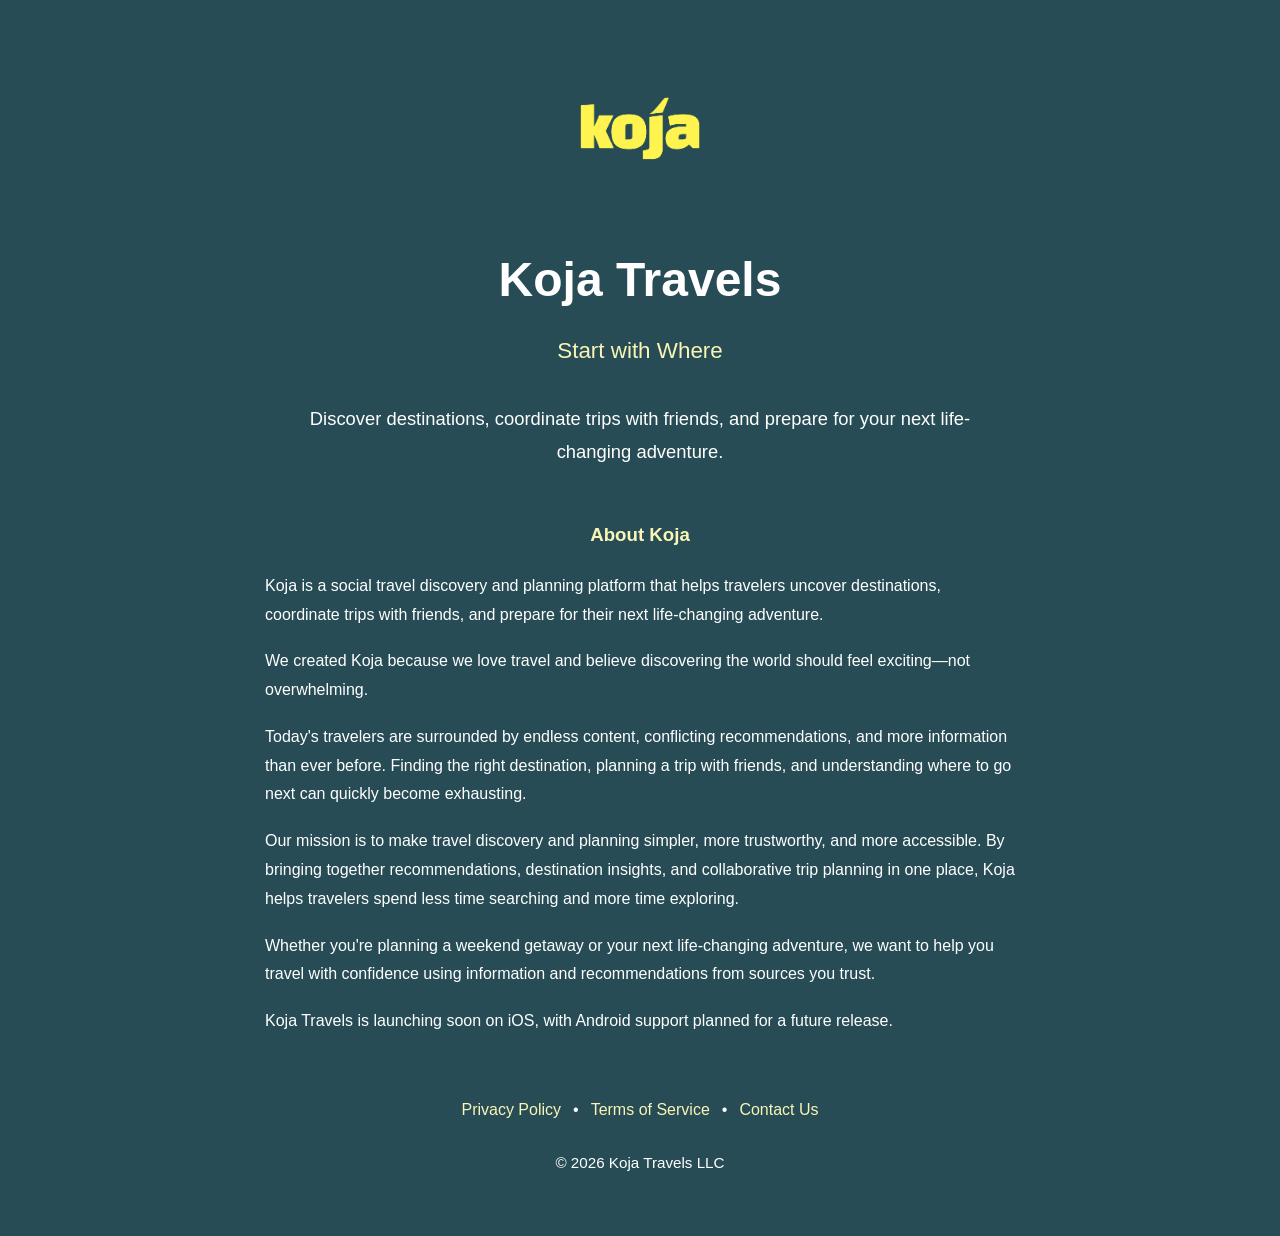
<file: index.html>
<!DOCTYPE html>
<html lang="en">
<head>
    <meta charset="UTF-8">
    <meta name="viewport" content="width=device-width, initial-scale=1.0">
    <title>Koja Travels</title>
    <link rel="stylesheet" href="style.css">
</head>
<body>

<main class="container">

    <img src="logo.png" alt="Koja Travels Logo" class="logo">

    <h1>Koja Travels</h1>

    <h2>Start with Where</h2>

    <p class="description">
        Discover destinations, coordinate trips with friends, and prepare for your next life-changing adventure.
    </p>

    <section class="about">
        <h3>About Koja</h3>

        <p>
            Koja is a social travel discovery and planning platform that helps travelers uncover destinations,
            coordinate trips with friends, and prepare for their next life-changing adventure.
        </p>

        <p>
            We created Koja because we love travel and believe discovering the world should feel exciting—not overwhelming.
        </p>

        <p>
            Today's travelers are surrounded by endless content, conflicting recommendations, and more information than ever before.
            Finding the right destination, planning a trip with friends, and understanding where to go next can quickly become exhausting.
        </p>

        <p>
            Our mission is to make travel discovery and planning simpler, more trustworthy, and more accessible.
            By bringing together recommendations, destination insights, and collaborative trip planning in one place,
            Koja helps travelers spend less time searching and more time exploring.
        </p>

        <p>
            Whether you're planning a weekend getaway or your next life-changing adventure, we want to help you
            travel with confidence using information and recommendations from sources you trust.
        </p>

        <p>
            Koja Travels is launching soon on iOS, with Android support planned for a future release.
        </p>
    </section>

    <footer class="footer-links">
    <div class="footer-nav">
        <a href="privacy.html">Privacy Policy</a>
        <span>•</span>
        <a href="terms.html">Terms of Service</a>
        <span>•</span>
        <a href="contact.html">Contact Us</a>
    </div>

    <div class="footer-copyright">
        © 2026 Koja Travels LLC
    </div>
</footer>

</main>

</body>
</html>
</file>
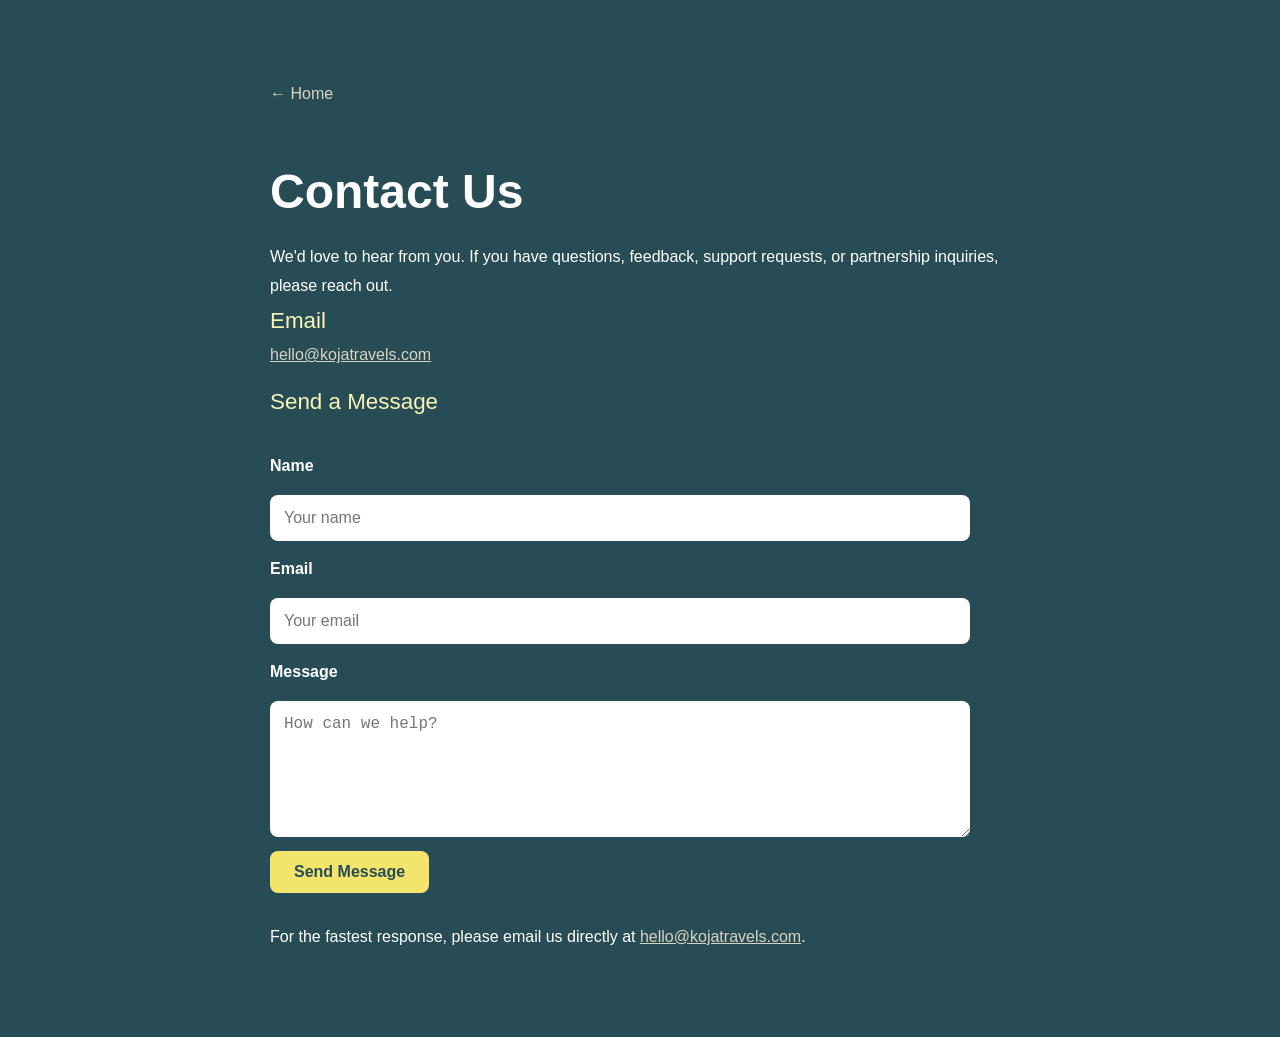
<file: contact.html>
<!DOCTYPE html>
<html lang="en">
<head>
    <meta charset="UTF-8">
    <meta name="viewport" content="width=device-width, initial-scale=1.0">
    <title>Contact Us - Koja Travels</title>
    <link rel="stylesheet" href="style.css">
</head>
<body>

    <main class="legal-container">

        <a href="index.html" class="back-link">← Home</a>

        <h1>Contact Us</h1>

        <p>
            We'd love to hear from you. If you have questions, feedback,
            support requests, or partnership inquiries, please reach out.
        </p>

        <h2>Email</h2>

        <p>
            <a href="mailto:hello@kojatravels.com">
                hello@kojatravels.com
            </a>
        </p>

        <h2>Send a Message</h2>

        <form class="contact-form" id="contactForm">

            <label for="name">Name</label>
            <input type="text" id="name" placeholder="Your name" required>

            <label for="email">Email</label>
            <input type="email" id="email" placeholder="Your email" required>

            <label for="message">Message</label>
            <textarea id="message" rows="6" placeholder="How can we help?" required></textarea>

            <button type="submit">Send Message</button>

        </form>

        <p class="contact-note">
            For the fastest response, please email us directly at
            <a href="mailto:hello@kojatravels.com">hello@kojatravels.com</a>.
        </p>

    </main>

    <script>
        document.getElementById('contactForm').addEventListener('submit', function(event) {
            event.preventDefault();

            alert('Thank you for your message. Our team will get back to you shortly.');

            this.reset();
        });
    </script>

</body>
</html>
</file>
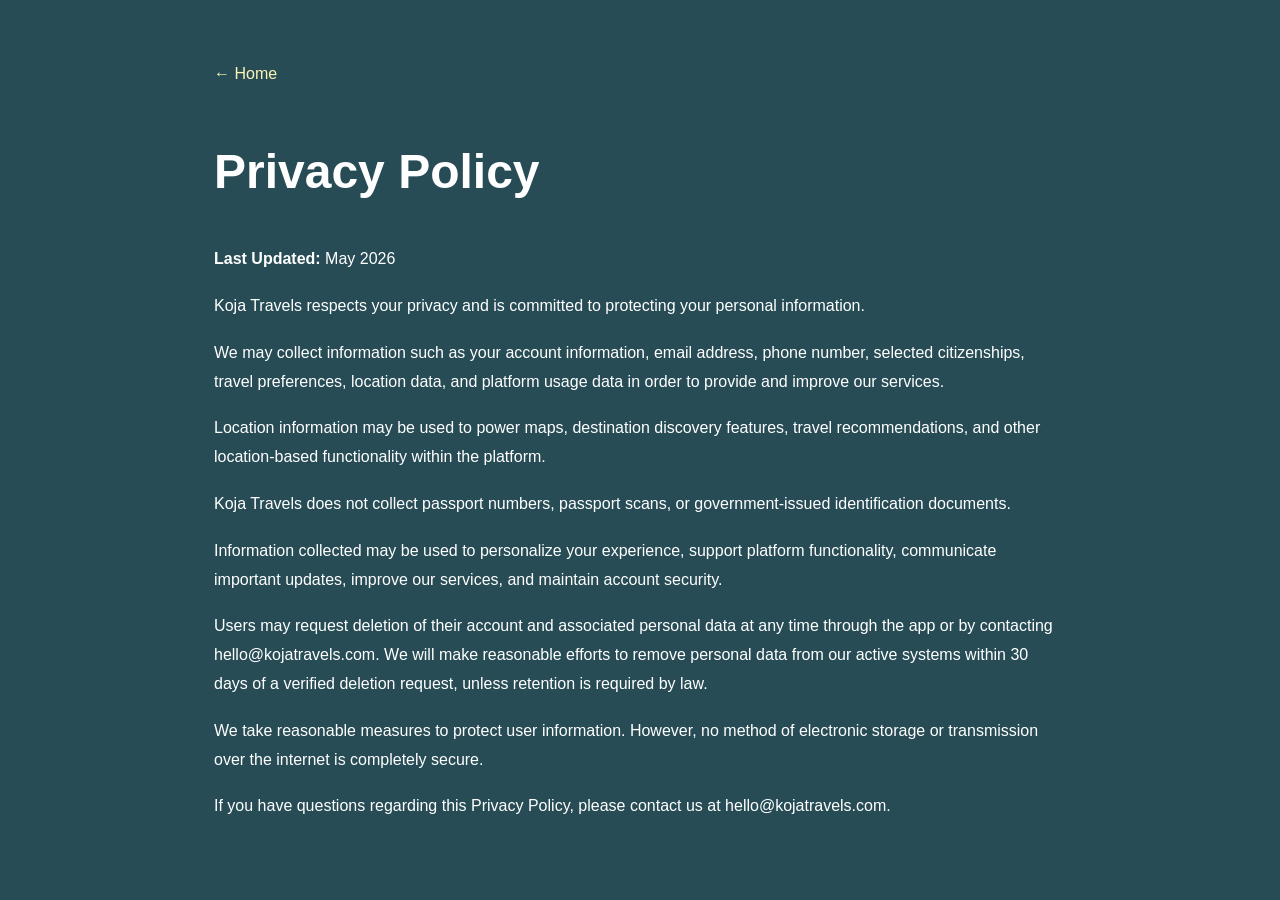
<file: privacy.html>
<!DOCTYPE html>

<html lang="en">
<head>
    <meta charset="UTF-8">
    <meta name="viewport" content="width=device-width, initial-scale=1.0">
    <title>Privacy Policy | Koja Travels</title>
    <link rel="stylesheet" href="style.css">
</head>
<body>

<div class="page">

    <a href="index.html" class="back-link">← Home</a>

    <h1>Privacy Policy</h1>

    <p><strong>Last Updated:</strong> May 2026</p>

    <p>
        Koja Travels respects your privacy and is committed to protecting your personal information.
    </p>

    <p>
        We may collect information such as your account information, email address, phone number,
        selected citizenships, travel preferences, location data, and platform usage data in order
        to provide and improve our services.
    </p>

    <p>
        Location information may be used to power maps, destination discovery features,
        travel recommendations, and other location-based functionality within the platform.
    </p>

    <p>
        Koja Travels does not collect passport numbers, passport scans, or government-issued
        identification documents.
    </p>

    <p>
        Information collected may be used to personalize your experience, support platform functionality,
        communicate important updates, improve our services, and maintain account security.
    </p>

    <p>
        Users may request deletion of their account and associated personal data at any time through
        the app or by contacting hello@kojatravels.com. We will make reasonable efforts to remove
        personal data from our active systems within 30 days of a verified deletion request,
        unless retention is required by law.
    </p>

    <p>
        We take reasonable measures to protect user information. However, no method of electronic
        storage or transmission over the internet is completely secure.
    </p>

    <p>
        If you have questions regarding this Privacy Policy, please contact us at
        hello@kojatravels.com.
    </p>

</div>

</body>
</html>
</file>
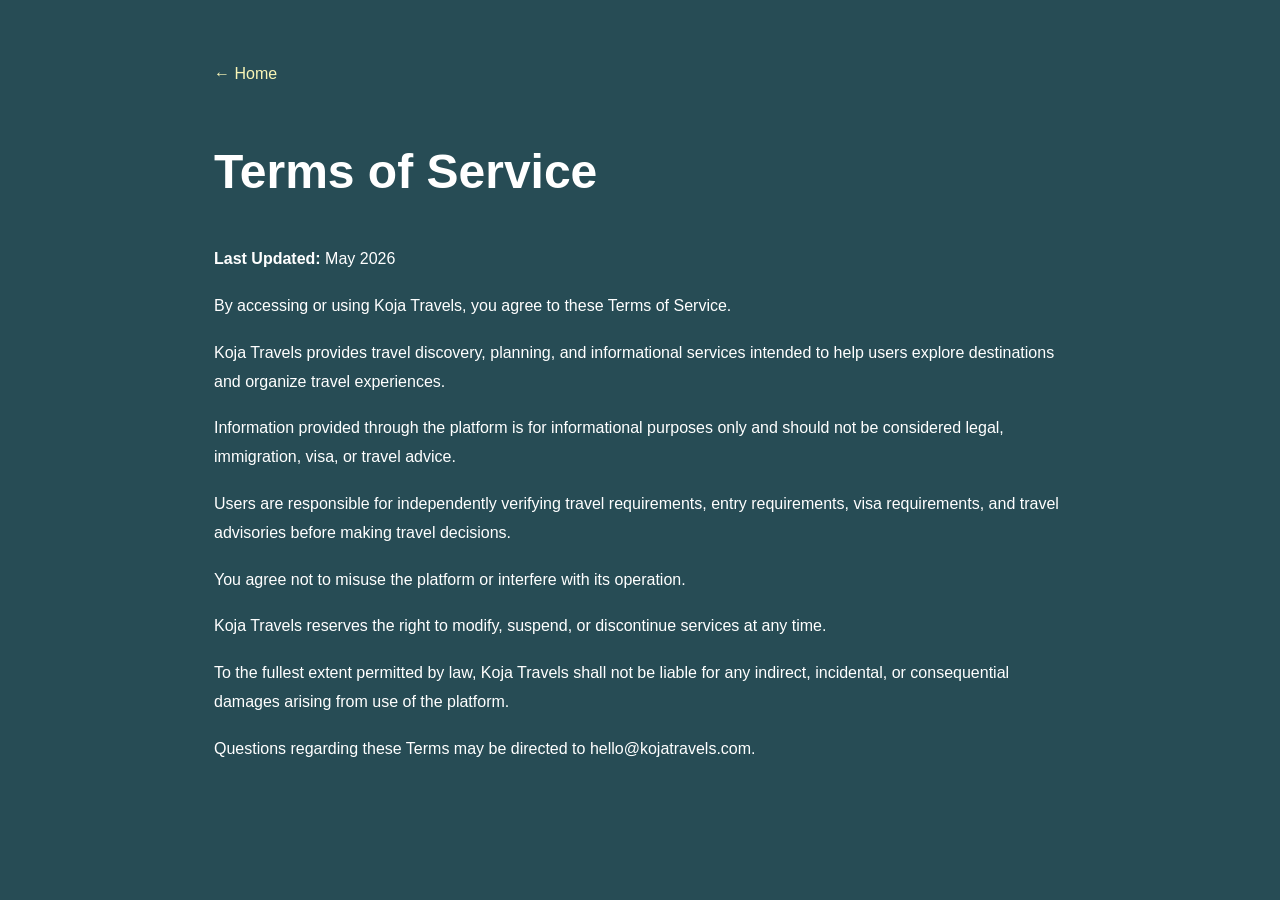
<file: terms.html>
<!DOCTYPE html>
<html lang="en">
<head>
    <meta charset="UTF-8">
    <meta name="viewport" content="width=device-width, initial-scale=1.0">
    <title>Terms of Service | Koja Travels</title>
    <link rel="stylesheet" href="style.css">
</head>
<body>

<div class="page">

    <a href="index.html" class="back-link">← Home</a>

    <h1>Terms of Service</h1>

    <p><strong>Last Updated:</strong> May 2026</p>

    <p>
        By accessing or using Koja Travels, you agree to these Terms of Service.
    </p>

    <p>
        Koja Travels provides travel discovery, planning, and informational services intended to help users explore destinations and organize travel experiences.
    </p>

    <p>
        Information provided through the platform is for informational purposes only and should not be considered legal, immigration, visa, or travel advice.
    </p>

    <p>
        Users are responsible for independently verifying travel requirements, entry requirements, visa requirements, and travel advisories before making travel decisions.
    </p>

    <p>
        You agree not to misuse the platform or interfere with its operation.
    </p>

    <p>
        Koja Travels reserves the right to modify, suspend, or discontinue services at any time.
    </p>

    <p>
        To the fullest extent permitted by law, Koja Travels shall not be liable for any indirect, incidental, or consequential damages arising from use of the platform.
    </p>

    <p>
        Questions regarding these Terms may be directed to hello@kojatravels.com.
    </p>

</div>

</body>
</html>
</file>
<file: style.css>
:root {
    --primary: #274C55;
    --secondary: #F9F5B6;
    --white: #ffffff;
}

* {
    margin: 0;
    padding: 0;
    box-sizing: border-box;
}

body {
    background: var(--primary);
    color: var(--white);
    font-family: -apple-system, BlinkMacSystemFont, "Segoe UI", sans-serif;
    line-height: 1.8;
}

.container {
    max-width: 900px;
    margin: 0 auto;
    padding: 60px 24px;
    text-align: center;
}

.logo {
    width: 220px;
    border-radius: 24px;
    margin-bottom: 30px;
}

h1 {
    font-size: 3rem;
    margin-bottom: 8px;
}

h2 {
    color: var(--secondary);
    font-size: 1.4rem;
    margin-bottom: 30px;
    font-weight: 500;
}

.description {
    max-width: 700px;
    margin: 0 auto 50px;
    font-size: 1.15rem;
}

.about {
    text-align: left;
    margin: 0 auto 60px;
    max-width: 750px;
}

.about h3 {
    color: var(--secondary);
    margin-bottom: 20px;
    text-align: center;
}

.about p {
    margin-bottom: 18px;
}

.contact {
    margin-bottom: 50px;
}

.contact h3 {
    color: var(--secondary);
    margin-bottom: 12px;
}

.contact a {
    color: var(--secondary);
    text-decoration: none;
    font-size: 1.1rem;
}

.footer-links {
    display: flex;
    flex-direction: column;
    align-items: center;
    margin-top: 20px;
}

.footer-nav {
    display: flex;
    justify-content: center;
    gap: 12px;
    flex-wrap: wrap;
}

.footer-copyright {
    margin-top: 10px;
    color: var(--secondary);
    font-size: 0.95rem;
    text-align: center;
}

.footer-links a {
    color: var(--secondary);
    text-decoration: none;
}

.page {
    max-width: 900px;
    margin: 0 auto;
    padding: 60px 24px;
}

.page h1 {
    margin-bottom: 30px;
}

.page p {
    margin-bottom: 18px;
}

.back-link {
    display: inline-block;
    margin-bottom: 40px;
    color: var(--secondary);
    text-decoration: none;
}

@media (max-width: 768px) {

    .logo {
        width: 180px;
    }

    h1 {
        font-size: 2.25rem;
    }

    h2 {
        font-size: 1.2rem;
    }

    .description {
        font-size: 1rem;
    }
}

.contact-form {
    max-width: 600px;
    margin: 30px 0;
    display: flex;
    flex-direction: column;
    gap: 14px;
}

.contact-form label {
    font-weight: 600;
}

.contact-form input,
.contact-form textarea {
    padding: 12px;
    border-radius: 8px;
    border: none;
    font-size: 16px;
}

.contact-form button {
    width: fit-content;
    padding: 12px 24px;
    border: none;
    border-radius: 8px;
    cursor: pointer;
    font-size: 16px;
    font-weight: 600;
    background: #f3e56b;
    color: #214f5a;
}

.contact-form button:hover {
    opacity: 0.9;
}

.contact-note {
    margin-top: 20px;
}

/* Contact page layout */

.legal-container {
    max-width: 900px;
    margin: 0 auto;
    padding: 80px;
}

/* Make email links use brand color instead of blue */

.legal-container a {
    color: #D9D4C1;
}

.legal-container a:hover {
    opacity: 0.8;
}

/* Contact form styling */

.contact-form {
    max-width: 700px;
    margin-top: 30px;
    display: flex;
    flex-direction: column;
    gap: 14px;
}

.contact-form label {
    font-weight: 600;
}

.contact-form input,
.contact-form textarea {
    padding: 14px;
    border: none;
    border-radius: 8px;
    font-size: 16px;
}

.contact-form button {
    width: fit-content;
    padding: 12px 24px;
    border: none;
    border-radius: 8px;
    cursor: pointer;
    font-size: 16px;
    font-weight: 600;
    background: #F3E56B;
    color: #274C55;
}

.contact-form button:hover {
    opacity: 0.9;
}

.legal-container h2 {
    margin-bottom: 0;
}

.legal-container h2 + p {
    margin-top: 0;
    margin-bottom: 12px;
}

.footer-links {
    display: flex;
    flex-direction: column;
    align-items: center;
    gap: 12px;
}

.footer-nav {
    display: flex;
    justify-content: center;
    gap: 12px;
    flex-wrap: wrap;
}

.footer-copyright {
    width: 100%;
    text-align: center;
    margin-top: 12px;
    color: #ffffff !important;
    font-size: 0.95rem;
    opacity: 1;
}
</file>
